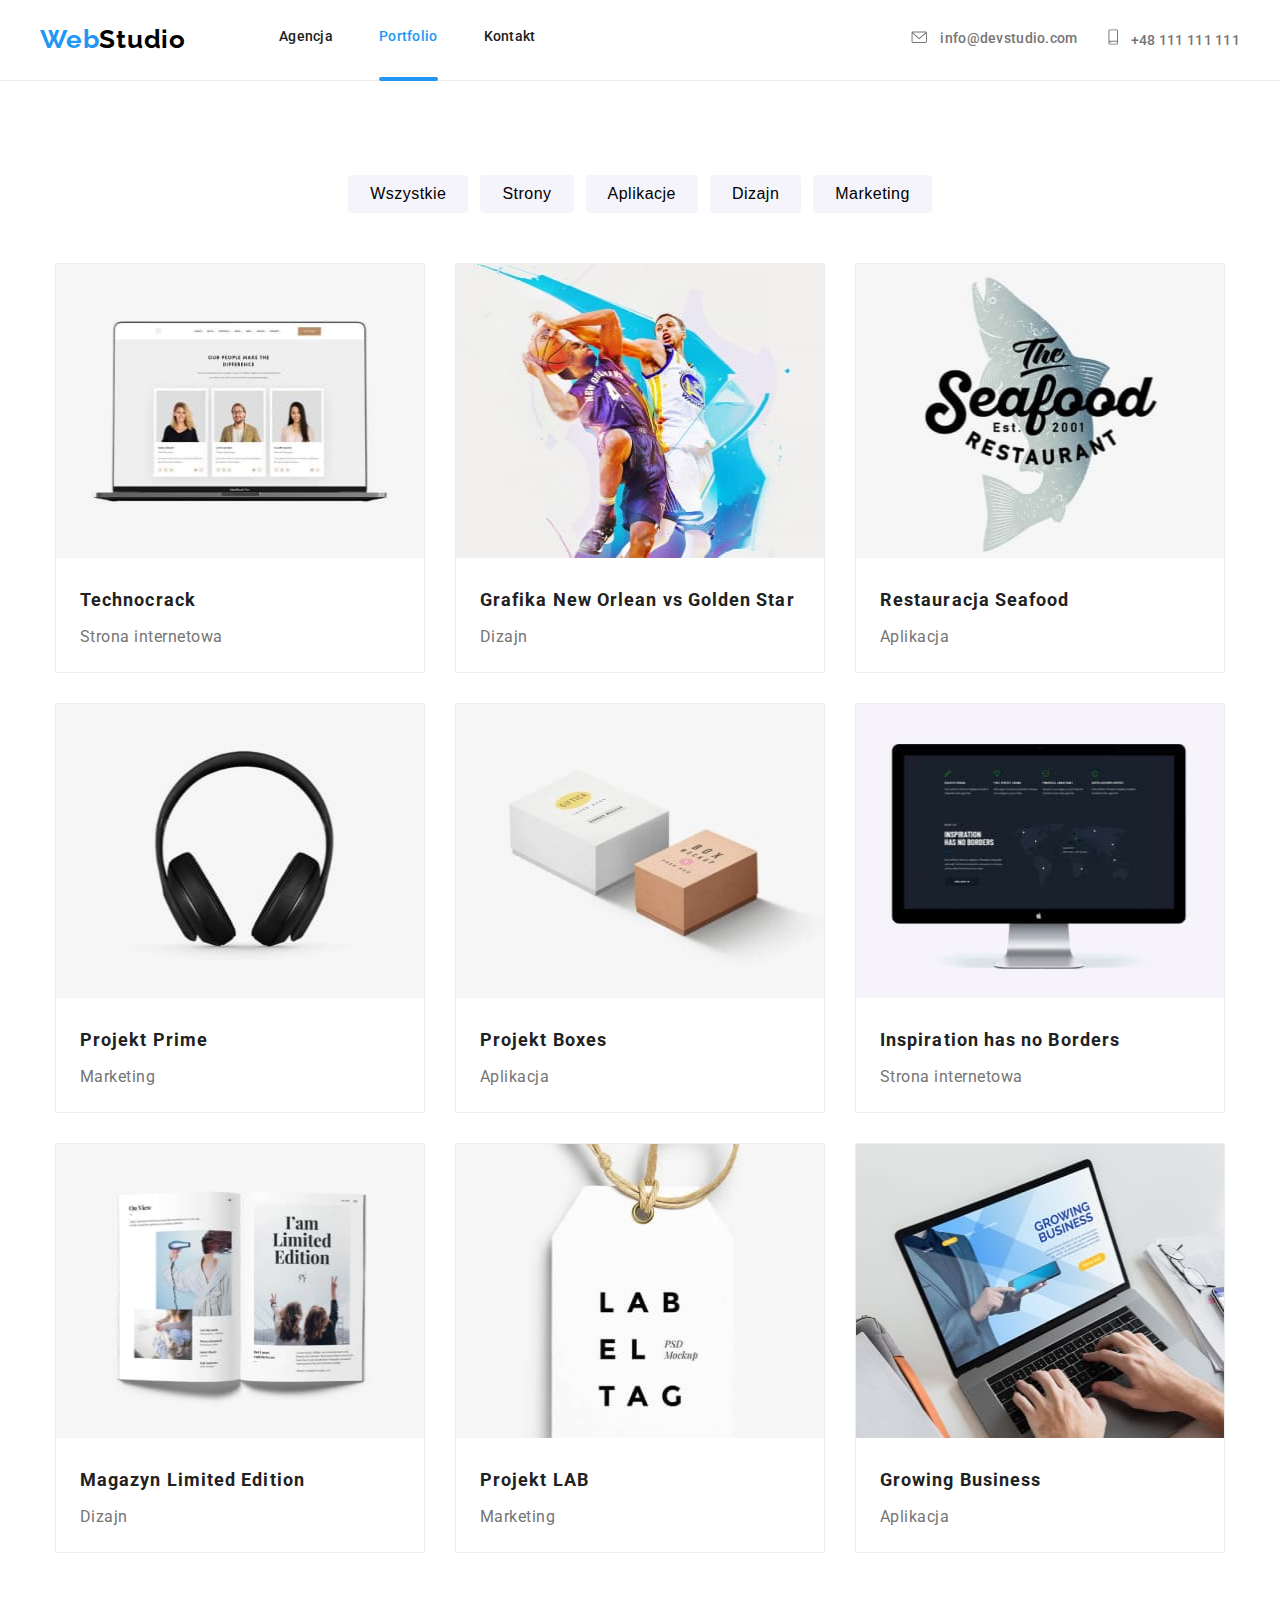
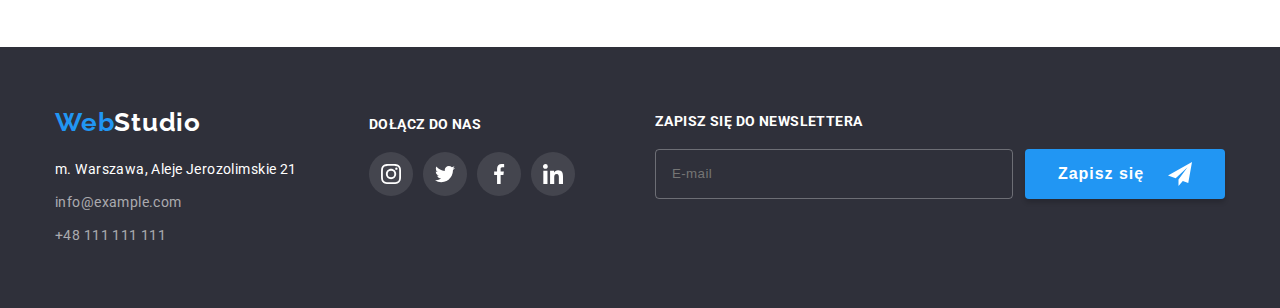
<file: portfolio.html>
<!DOCTYPE html>
<html lang="en">
  <head>
    <meta charset="UTF-8" />
    <meta http-equiv="X-UA-Compatible" content="IE=edge" />
    <meta name="viewport" content="width=device-width, initial-scale=1.0" />
    <title>Hw-3-portfolio</title>
    <link rel="preconnect" href="https://fonts.googleapis.com" />
    <link rel="preconnect" href="https://fonts.gstatic.com" crossorigin />
    <link
      href="https://fonts.googleapis.com/css2?family=Raleway:wght@700&family=Roboto:wght@400;500;700;900&display=swap"
      rel="stylesheet"
    />
    <link
      rel="stylesheet"
      href="https://cdnjs.cloudflare.com/ajax/libs/modern-normalize/1.1.0/modern-normalize.min.css"
      integrity="sha512-wpPYUAdjBVSE4KJnH1VR1HeZfpl1ub8YT/NKx4PuQ5NmX2tKuGu6U/JRp5y+Y8XG2tV+wKQpNHVUX03MfMFn9Q=="
      crossorigin="anonymous"
      referrerpolicy="no-referrer"
    />
    <link rel="stylesheet" href="./css/main.min.css" />
  </head>
  <body>
    <header class="page-header">
      <div class="container page-header__container">
        <div class="logo">
          <a class="link" href="./index.html"
            ><span class="logo__span">Web</span>Studio</a
          >
        </div>
        <nav class="navigation">
          <ul class="navigation__list">
            <li class="navigation__item">
              <a class="navigation__link" href="./index.html">Agencja</a>
            </li>
            <li class="navigation__item">
              <a
                class="navigation__link navigation__link--active"
                href="./portfolio.html"
                >Portfolio</a
              >
            </li>
            <li class="navigation__item">
              <a class="navigation__link" href="">Kontakt</a>
            </li>
          </ul>
        </nav>
        <ul class="nav-contact">
          <li class="nav-contact__item">
            <a class="link" href="mailto:info@devstudio.com">
              <svg class="nav-contact__icon" width="16" height="12">
                <use href="./images/icons.svg#icon-envelope"></use>
              </svg>
              <span>info@devstudio.com</span>
            </a>
          </li>
          <li class="nav-contact__item">
            <a class="link" href="tel:+48111111111">
              <svg class="nav-contact__icon" width="10" height="16">
                <use href="./images/icons.svg#icon-smartphone"></use>
              </svg>
              <span>+48 111 111 111</span>
            </a>
          </li>
        </ul>
      </div>
    </header>
    <main>
      <section class="section container">
        <ul class="filters">
          <li class="filters__item">
            <button class="filters__button" type="button">Wszystkie</button>
          </li>
          <li class="filters__item">
            <button class="filters__button" type="button">Strony</button>
          </li>
          <li class="filters__item">
            <button class="filters__button" type="button">Aplikacje</button>
          </li>
          <li class="filters__item">
            <button class="filters__button" type="button">Dizajn</button>
          </li>
          <li class="filters__item">
            <button class="filters__button" type="button">Marketing</button>
          </li>
        </ul>
        <ul class="portfolio">
          <li class="project">
            <figure>
              <div class="project__image">
                <img
                  class="image"
                  src="./images/portfolio/img(1).jpg"
                  alt="Website displayed on a laptop"
                  width="370"
                  height="294"
                />
                <div class="project__overlay">
                  <p class="project__overlay-text">
                    Technocrack jest popularną platformą wykorzystywaną do
                    rozpowszechniania koronawirusa. Firmy wykorzystują tę
                    platformę do celów szpiegowskich i ataków na
                    niezabezpieczone serwery konkurencji
                  </p>
                </div>
              </div>
              <figcaption class="project__textbox">
                <h3 class="project__name">Technocrack</h3>
                <p class="project__description">Strona internetowa</p>
              </figcaption>
            </figure>
          </li>

          <li class="project">
            <figure>
              <div class="project__image">
                <img
                  class="image"
                  src="./images/portfolio/img(2).jpg"
                  alt="Basketball players"
                  width="370"
                  height="294"
                />
                <div class="project__overlay">
                  <p class="project__overlay-text">
                    Technocrack jest popularną platformą wykorzystywaną do
                    rozpowszechniania koronawirusa. Firmy wykorzystują tę
                    platformę do celów szpiegowskich i ataków na
                    niezabezpieczone serwery konkurencji
                  </p>
                </div>
              </div>
              <figcaption class="project__textbox">
                <h3 class="project__name">Grafika New Orlean vs Golden Star</h3>
                <p class="project__description">Dizajn</p>
              </figcaption>
            </figure>
          </li>

          <li class="project">
            <figure>
              <div class="project__image">
                <img
                  class="image"
                  src="./images/portfolio/img(3).jpg"
                  alt="Restaurant logo"
                  width="370"
                  height="294"
                />
                <div class="project__overlay">
                  <p class="project__overlay-text">
                    Technocrack jest popularną platformą wykorzystywaną do
                    rozpowszechniania koronawirusa. Firmy wykorzystują tę
                    platformę do celów szpiegowskich i ataków na
                    niezabezpieczone serwery konkurencji
                  </p>
                </div>
              </div>
              <figcaption class="project__textbox">
                <h3 class="project__name">Restauracja Seafood</h3>
                <p class="project__description">Aplikacja</p>
              </figcaption>
            </figure>
          </li>

          <li class="project">
            <figure>
              <div class="project__image">
                <img
                  class="image"
                  src="./images/portfolio/img(4).jpg"
                  alt="Headphones"
                  width="370"
                  height="294"
                />
                <div class="project__overlay">
                  <p class="project__overlay-text">
                    Technocrack jest popularną platformą wykorzystywaną do
                    rozpowszechniania koronawirusa. Firmy wykorzystują tę
                    platformę do celów szpiegowskich i ataków na
                    niezabezpieczone serwery konkurencji
                  </p>
                </div>
              </div>
              <figcaption class="project__textbox">
                <h3 class="project__name">Projekt Prime</h3>
                <p class="project__description">Marketing</p>
              </figcaption>
            </figure>
          </li>

          <li class="project">
            <figure>
              <div class="project__image">
                <img
                  class="image"
                  src="./images/portfolio/img(5).jpg"
                  alt="Paper boxes"
                  width="370"
                  height="294"
                />
                <div class="project__overlay">
                  <p class="project__overlay-text">
                    Technocrack jest popularną platformą wykorzystywaną do
                    rozpowszechniania koronawirusa. Firmy wykorzystują tę
                    platformę do celów szpiegowskich i ataków na
                    niezabezpieczone serwery konkurencji
                  </p>
                </div>
              </div>
              <figcaption class="project__textbox">
                <h3 class="project__name">Projekt Boxes</h3>
                <p class="project__description">Aplikacja</p>
              </figcaption>
            </figure>
          </li>

          <li class="project">
            <figure>
              <div class="project__image">
                <img
                  class="image"
                  src="./images/portfolio/img(6).jpg"
                  alt="Monitor screen"
                  width="370"
                  height="294"
                />
                <div class="project__overlay">
                  <p class="project__overlay-text">
                    Technocrack jest popularną platformą wykorzystywaną do
                    rozpowszechniania koronawirusa. Firmy wykorzystują tę
                    platformę do celów szpiegowskich i ataków na
                    niezabezpieczone serwery konkurencji
                  </p>
                </div>
              </div>
              <figcaption class="project__textbox">
                <h3 class="project__name">Inspiration has no Borders</h3>
                <p class="project__description">Strona internetowa</p>
              </figcaption>
            </figure>
          </li>

          <li class="project">
            <figure>
              <div class="project__image">
                <img
                  class="image"
                  src="./images/portfolio/img(7).jpg"
                  alt="Magazine pages"
                  width="370"
                  height="294"
                />
                <div class="project__overlay">
                  <p class="project__overlay-text">
                    Technocrack jest popularną platformą wykorzystywaną do
                    rozpowszechniania koronawirusa. Firmy wykorzystują tę
                    platformę do celów szpiegowskich i ataków na
                    niezabezpieczone serwery konkurencji
                  </p>
                </div>
              </div>
              <figcaption class="project__textbox">
                <h3 class="project__name">Magazyn Limited Edition</h3>
                <p class="project__description">Dizajn</p>
              </figcaption>
            </figure>
          </li>

          <li class="project">
            <figure>
              <div class="project__image">
                <img
                  class="image"
                  src="./images/portfolio/img(8).jpg"
                  alt="Printed label"
                  width="370"
                  height="294"
                />
                <div class="project__overlay">
                  <p class="project__overlay-text">
                    Technocrack jest popularną platformą wykorzystywaną do
                    rozpowszechniania koronawirusa. Firmy wykorzystują tę
                    platformę do celów szpiegowskich i ataków na
                    niezabezpieczone serwery konkurencji
                  </p>
                </div>
              </div>
              <figcaption class="project__textbox">
                <h3 class="project__name">Projekt LAB</h3>
                <p class="project__description">Marketing</p>
              </figcaption>
            </figure>
          </li>

          <li class="project">
            <figure>
              <div class="project__image">
                <img
                  class="image"
                  src="./images/portfolio/img(9).jpg"
                  alt="Close-up image of a person's hands writing on a laptop"
                  width="370"
                  height="294"
                />
                <div class="project__overlay">
                  <p class="project__overlay-text">
                    Technocrack jest popularną platformą wykorzystywaną do
                    rozpowszechniania koronawirusa. Firmy wykorzystują tę
                    platformę do celów szpiegowskich i ataków na
                    niezabezpieczone serwery konkurencji
                  </p>
                </div>
              </div>
              <figcaption class="project__textbox">
                <h3 class="project__name">Growing Business</h3>
                <p class="project__description">Aplikacja</p>
              </figcaption>
            </figure>
          </li>
        </ul>
      </section>
    </main>
    <footer class="footer">
      <div class="container footer__wrapper">
        <div>
          <div class="footer-logo">
            <a class="link" href="./index.html"
              ><span class="footer-logo__span">Web</span>Studio</a
            >
          </div>
          <ul class="footer-contact">
            <li class="footer-contact__item">
              <address class="footer-contact__address">
                m. Warszawa, Aleje Jerozolimskie 21
              </address>
            </li>
            <li class="footer-contact__item">
              <a class="link" href="mailto:info@example.com"
                >info@example.com</a
              >
            </li>
            <li class="footer-contact__item">
              <a class="link" href="tel:+48111111111">+48 111 111 111</a>
            </li>
          </ul>
        </div>
        <div class="social">
          <h4 class="social__headline">Dołącz do nas</h4>
          <ul class="social__list">
            <li class="social__element">
              <a class="social__link" href="https://www.instagram.com/">
                <svg class="social__icon">
                  <use href="./images/icons.svg#icon-instagram"></use>
                </svg>
              </a>
            </li>
            <li class="social__element">
              <a class="social__link" href="https://twitter.com/">
                <svg class="social__icon">
                  <use href="./images/icons.svg#icon-twitter"></use>
                </svg>
              </a>
            </li>
            <li class="social__element">
              <a class="social__link" href="https://www.facebook.com/">
                <svg class="social__icon">
                  <use href="./images/icons.svg#icon-facebook"></use>
                </svg>
              </a>
            </li>
            <li class="social__element">
              <a class="social__link" href="https://www.linkedin.com/">
                <svg class="social__icon">
                  <use href="./images/icons.svg#icon-linkedin"></use>
                </svg>
              </a>
            </li>
          </ul>
        </div>
        <form
          class="newsletter"
          name="signup_form"
          autocomplete="on"
          novalidate
        >
          <label for="newsletter" class="newsletter__headline"
            >Zapisz się do newslettera</label
          >
          <div class="newsletter__wrapper">
            <input
              id="newsletter"
              class="newsletter__input"
              placeholder="E-mail"
              type="email"
              name="email"
            />
            <button type="submit" class="newsletter__button">
              <span>Zapisz się</span>
              <svg class="newsletter__button-icon" width="24px" height="24px">
                <use href="./images/icons.svg#icon-send"></use>
              </svg>
            </button>
          </div>
        </form>
      </div>
    </footer>
  </body>
</html>
</file>
<file: css/main.min.css>
@import"https://fonts.googleapis.com/css2?family=Raleway:wght@700&family=Roboto:wght@400;500;700;900&display=swap";:root{--main-font-family: "Roboto", sans-serif;--primary-color: #212121;--secondary-color: #757575;--dark-background-color: #2f303a;--grey-backgroud-color: #f5f4fa;--active-color: #2196f3;--icons-color: #afb1b8}.our-assets{display:-webkit-box;display:-ms-flexbox;display:flex;-ms-flex-wrap:wrap;flex-wrap:wrap;gap:30px}.asset{list-style:none;-webkit-box-flex:1;-ms-flex:1;flex:1;-ms-flex-preferred-size:calc((100% - 0px)/1);flex-basis:calc((100% - 0px)/1)}@media screen and (min-width: 768px){.asset{-ms-flex-preferred-size:calc((100% - 30px)/2);flex-basis:calc((100% - 30px)/2)}}@media screen and (min-width: 1200px){.asset{-ms-flex-preferred-size:calc((100% - 90px)/4);flex-basis:calc((100% - 90px)/4)}}.asset__icon-wrapper{background-color:var(--grey-backgroud-color);border-radius:4px;max-height:120px;padding:25px 100px;display:-webkit-box;display:-ms-flexbox;display:flex;-webkit-box-pack:center;-ms-flex-pack:center;justify-content:center}@media screen and (min-width: 1200px){.asset__icon-wrapper{max-width:270px}}.asset__name{font-weight:700;font-size:14px;line-height:1.14;letter-spacing:.03em;margin-top:30px;text-align:center}@media screen and (min-width: 768px){.asset__name{text-align:left}}.asset__description{font-size:14px;line-height:1.71;letter-spacing:.03em;color:var(--secondary-color);margin-top:10px;text-align:left}.gallery{list-style:none;display:-webkit-box;display:-ms-flexbox;display:flex;-webkit-box-pack:justify;-ms-flex-pack:justify;justify-content:space-between;-ms-flex-wrap:wrap;flex-wrap:wrap}.gallery__element{position:relative;overflow:hidden}.gallery__label{position:absolute;left:0;right:0;bottom:0;padding:27px 90px;font-weight:700;font-size:14px;line-height:1.14;color:#fff;background-color:rgba(47,48,58,.8);text-transform:uppercase;text-align:center;letter-spacing:.03em}.hero{display:-webkit-box;display:-ms-flexbox;display:flex;-webkit-box-align:center;-ms-flex-align:center;align-items:center;background-color:var(--dark-background-color);background-image:-webkit-gradient(linear, left top, left bottom, from(rgba(47, 48, 58, 0.4)), color-stop(50%, rgba(47, 48, 58, 0.4))),url(https://github.com/SandraKoch/goit-markup-hw-08/blob/main/images/mobile-hero-img-1x.jpg?raw=true);background-image:linear-gradient(to bottom, rgba(47, 48, 58, 0.4) 0%, rgba(47, 48, 58, 0.4) 50%),url(https://github.com/SandraKoch/goit-markup-hw-08/blob/main/images/mobile-hero-img-1x.jpg?raw=true);min-height:400px;background-size:cover;background-position-x:50%;margin:auto}@media(min-device-pixel-ratio: 2),(-webkit-min-device-pixel-ratio: 2),(min-resolution: 192dpi),(min-resolution: 2dppx){.hero{background-image:-webkit-gradient(linear, left top, left bottom, from(rgba(47, 48, 58, 0.4)), color-stop(50%, rgba(47, 48, 58, 0.4))),url(https://github.com/SandraKoch/goit-markup-hw-08/blob/main/images/mobile-hero-img-2x.jpg?raw=true);background-image:linear-gradient(to bottom, rgba(47, 48, 58, 0.4) 0%, rgba(47, 48, 58, 0.4) 50%),url(https://github.com/SandraKoch/goit-markup-hw-08/blob/main/images/mobile-hero-img-2x.jpg?raw=true)}}@media screen and (min-width: 768px){.hero{background-image:-webkit-gradient(linear, left top, left bottom, from(rgba(47, 48, 58, 0.4)), color-stop(50%, rgba(47, 48, 58, 0.4))),url(https://github.com/SandraKoch/goit-markup-hw-08/blob/main/images/tablet-hero-img-1x.jpg?raw=true);background-image:linear-gradient(to bottom, rgba(47, 48, 58, 0.4) 0%, rgba(47, 48, 58, 0.4) 50%),url(https://github.com/SandraKoch/goit-markup-hw-08/blob/main/images/tablet-hero-img-1x.jpg?raw=true)}}@media screen and (min-width: 768px)and (min-device-pixel-ratio: 2),screen and (min-width: 768px)and (-webkit-min-device-pixel-ratio: 2),screen and (min-width: 768px)and (min-resolution: 192dpi),screen and (min-width: 768px)and (min-resolution: 2dppx){.hero{background-image:-webkit-gradient(linear, left top, left bottom, from(rgba(47, 48, 58, 0.4)), color-stop(50%, rgba(47, 48, 58, 0.4))),url(https://github.com/SandraKoch/goit-markup-hw-08/blob/main/images/tablet-hero-img-2x.jpg?raw=true);background-image:linear-gradient(to bottom, rgba(47, 48, 58, 0.4) 0%, rgba(47, 48, 58, 0.4) 50%),url(https://github.com/SandraKoch/goit-markup-hw-08/blob/main/images/tablet-hero-img-2x.jpg?raw=true)}}@media screen and (min-width: 1200px){.hero{background-image:-webkit-gradient(linear, left top, left bottom, from(rgba(47, 48, 58, 0.4)), color-stop(50%, rgba(47, 48, 58, 0.4))),url(https://github.com/SandraKoch/goit-markup-hw-08/blob/main/images/desktop-hero-img-1x.jpg?raw=true);background-image:linear-gradient(to bottom, rgba(47, 48, 58, 0.4) 0%, rgba(47, 48, 58, 0.4) 50%),url(https://github.com/SandraKoch/goit-markup-hw-08/blob/main/images/desktop-hero-img-1x.jpg?raw=true);max-width:1600px;max-height:600px}}@media screen and (min-width: 1200px)and (min-device-pixel-ratio: 2),screen and (min-width: 1200px)and (-webkit-min-device-pixel-ratio: 2),screen and (min-width: 1200px)and (min-resolution: 192dpi),screen and (min-width: 1200px)and (min-resolution: 2dppx){.hero{background-image:-webkit-gradient(linear, left top, left bottom, from(rgba(47, 48, 58, 0.4)), color-stop(50%, rgba(47, 48, 58, 0.4))),url(https://github.com/SandraKoch/goit-markup-hw-08/blob/main/images/desktop-hero-img-2x.jpg?raw=true);background-image:linear-gradient(to bottom, rgba(47, 48, 58, 0.4) 0%, rgba(47, 48, 58, 0.4) 50%),url(https://github.com/SandraKoch/goit-markup-hw-08/blob/main/images/desktop-hero-img-2x.jpg?raw=true)}}.hero__container{display:-webkit-box;display:-ms-flexbox;display:flex;-webkit-box-orient:vertical;-webkit-box-direction:normal;-ms-flex-direction:column;flex-direction:column;-webkit-box-align:center;-ms-flex-align:center;align-items:center}.hero__headline{font-size:26px;line-height:1.62;text-transform:uppercase;text-align:center;letter-spacing:.06em;color:#fff;font-weight:900;padding-top:10px;margin-bottom:30px}@media screen and (min-width: 1200px){.hero__headline{font-size:44px;line-height:1.36;padding-top:106px}}.hero__button{background:#2196f3;font-weight:700;font-size:16px;line-height:1.875;letter-spacing:.06em;color:#fff;cursor:pointer;border:none;-webkit-box-shadow:0px 4px 4px rgba(0,0,0,.15);box-shadow:0px 4px 4px rgba(0,0,0,.15);border-radius:4px;padding:10px 41px 10px 42px}@media screen and (min-width: 1200px){.hero__button{margin-bottom:106px}}.our-clients__headline{font-weight:700;font-size:28px;line-height:1.18;text-align:center;letter-spacing:.03em;padding-bottom:50px}@media screen and (min-width: 1200px){.our-clients__headline{font-size:36px;line-height:1.17}}.our-clients__list{list-style-type:none;display:-webkit-box;display:-ms-flexbox;display:flex;-webkit-box-align:center;-ms-flex-align:center;align-items:center;-ms-flex-wrap:wrap;flex-wrap:wrap;gap:30px}@media screen and (min-width: 1200px){.our-clients__list{-ms-flex-wrap:nowrap;flex-wrap:nowrap}}.our-clients__icon-wrapper{display:-webkit-box;display:-ms-flexbox;display:flex;-webkit-box-align:center;-ms-flex-align:center;align-items:center;-webkit-box-pack:center;-ms-flex-pack:center;justify-content:center;-ms-flex-preferred-size:calc((100% - 30px)/2);flex-basis:calc((100% - 30px)/2)}@media screen and (min-width: 320px)and (max-width: 420px){.our-clients__icon-wrapper{-ms-flex-preferred-size:calc((100% - 0px)/1);flex-basis:calc((100% - 0px)/1)}}@media screen and (min-width: 768px){.our-clients__icon-wrapper{-ms-flex-preferred-size:calc((100% - 60px)/3);flex-basis:calc((100% - 60px)/3)}}@media screen and (min-width: 1200px){.our-clients__icon-wrapper{-ms-flex-preferred-size:calc((100% - 150px)/6);flex-basis:calc((100% - 150px)/6)}}.our-clients__link{height:92px;padding:16px 32px;fill:var(--icons-color);border:1px solid var(--icons-color);border-radius:4px;width:100%;display:-webkit-box;display:-ms-flexbox;display:flex;-webkit-box-align:center;-ms-flex-align:center;align-items:center;-webkit-box-pack:center;-ms-flex-pack:center;justify-content:center}.our-clients__link:hover,.our-clients__link:focus,.our-clients__link:active{border-color:var(--active-color);fill:var(--active-color);-webkit-transition:border-color 250ms cubic-bezier(0.4, 0, 0.2, 1),fill 250ms cubic-bezier(0.4, 0, 0.2, 1);transition:border-color 250ms cubic-bezier(0.4, 0, 0.2, 1),fill 250ms cubic-bezier(0.4, 0, 0.2, 1)}.our-team{background-color:var(--grey-backgroud-color)}.our-team__headline{font-weight:700;font-size:28px;line-height:1.18;text-align:center;letter-spacing:.03em;padding-bottom:50px}@media screen and (min-width: 1200px){.our-team__headline{font-size:36px;line-height:1.17}}.services{display:none}@media screen and (min-width: 1200px){.services{display:block;padding-top:94px}.services__headline{font-weight:700;font-size:36px;line-height:1.17;text-align:center;letter-spacing:.03em;padding-bottom:50px}}.social-links{display:-webkit-box;display:-ms-flexbox;display:flex;-ms-flex-pack:distribute;justify-content:space-around;-webkit-box-align:baseline;-ms-flex-align:baseline;align-items:baseline;list-style-type:none;margin-top:16px}.social-links__element{display:-webkit-box;display:-ms-flexbox;display:flex;-webkit-box-align:center;-ms-flex-align:center;align-items:center}.social-links__link{fill:var(--icons-color);border-radius:50%;padding:12px}.social-links__link:hover,.social-links__link:active,.social-links__link:focus{fill:#fff;background-color:var(--active-color);-webkit-transition:background-color 250ms cubic-bezier(0.4, 0, 0.2, 1);transition:background-color 250ms cubic-bezier(0.4, 0, 0.2, 1)}.social-links__icon{width:20px;height:20px;display:block}.team-cards{list-style:none;display:-webkit-box;display:-ms-flexbox;display:flex;-ms-flex-wrap:wrap;flex-wrap:wrap;gap:30px;-webkit-box-pack:center;-ms-flex-pack:center;justify-content:center}@media screen and (min-width: 1200px){.team-cards{-webkit-box-pack:justify;-ms-flex-pack:justify;justify-content:space-between;-ms-flex-wrap:nowrap;flex-wrap:nowrap}}.card{-webkit-box-shadow:0px 1px 3px rgba(0,0,0,.12),0px 1px 1px rgba(0,0,0,.14),0px 2px 1px rgba(0,0,0,.2);box-shadow:0px 1px 3px rgba(0,0,0,.12),0px 1px 1px rgba(0,0,0,.14),0px 2px 1px rgba(0,0,0,.2);border-radius:0px 0px 4px 4px;-ms-flex-preferred-size:calc((100% - 0px)/1);flex-basis:calc((100% - 0px)/1)}@media screen and (min-width: 768px){.card{-ms-flex-preferred-size:calc((100% - 30px)/2);flex-basis:calc((100% - 30px)/2)}}@media screen and (min-width: 1200px){.card{-ms-flex-preferred-size:calc((100% - 90px)/4);flex-basis:calc((100% - 90px)/4)}}.card__description{padding:30px 32px;background-color:#fff;border-radius:0px 0px 4px 4px}.card__name{font-weight:500;font-size:16px;line-height:1.19;text-align:center;letter-spacing:.03em}.card__job{font-weight:400;font-size:16px;line-height:1.19;text-align:center;letter-spacing:.03em;color:var(--secondary-color);padding-top:10px}.is-hidden{pointer-events:none;visibility:hidden;opacity:0}.is-hidden .modal{-webkit-transform:scale(1.15);transform:scale(1.15)}.modal-overlay{position:fixed;top:0;display:-webkit-box;display:-ms-flexbox;display:flex;-webkit-box-align:center;-ms-flex-align:center;align-items:center;-webkit-box-pack:center;-ms-flex-pack:center;justify-content:center;width:100%;height:100%;background-color:rgba(0,0,0,.2);z-index:9999;-webkit-transition:opacity 250ms cubic-bezier(0.4, 0, 0.2, 1);transition:opacity 250ms cubic-bezier(0.4, 0, 0.2, 1)}.modal{display:-webkit-box;display:-ms-flexbox;display:flex;max-width:450px;width:100%;height:auto;background-color:#fff;border-radius:4px;-webkit-box-shadow:0px 1px 3px rgba(0,0,0,.12),0px 1px 1px rgba(0,0,0,.14),0px 2px 1px rgba(0,0,0,.2);box-shadow:0px 1px 3px rgba(0,0,0,.12),0px 1px 1px rgba(0,0,0,.14),0px 2px 1px rgba(0,0,0,.2);-webkit-box-pack:right;-ms-flex-pack:right;justify-content:right;-webkit-box-align:start;-ms-flex-align:start;align-items:flex-start;-webkit-box-orient:vertical;-webkit-box-direction:normal;-ms-flex-direction:column;flex-direction:column;-webkit-transition:-webkit-transform 1000ms cubic-bezier(0.4, 0, 0.2, 1);transition:-webkit-transform 1000ms cubic-bezier(0.4, 0, 0.2, 1);transition:transform 1000ms cubic-bezier(0.4, 0, 0.2, 1);transition:transform 1000ms cubic-bezier(0.4, 0, 0.2, 1), -webkit-transform 1000ms cubic-bezier(0.4, 0, 0.2, 1);position:relative;padding:40px;margin:15px}@media screen and (min-width: 768px){.modal{max-width:450px;height:auto}}@media screen and (min-width: 1200px){.modal{max-width:528px;height:auto}}.modal__closing-button{display:-webkit-box;display:-ms-flexbox;display:flex;-webkit-box-align:center;-ms-flex-align:center;align-items:center;-webkit-box-pack:center;-ms-flex-pack:center;justify-content:center;fill:#000;border-radius:50%;background:#fff;border:1px solid rgba(0,0,0,.1);width:30px;height:30px;margin:10px;cursor:pointer;position:absolute;top:0;right:0}.modal__header{font-weight:700;font-size:20px;line-height:1.5;text-align:center;width:100%;letter-spacing:.03em;color:var(--primary-color);display:block;margin-bottom:12px}@media screen and (min-width: 1200px){.modal__header{line-height:1.15}}.contact-form{max-width:528px;width:100%;display:-webkit-box;display:-ms-flexbox;display:flex;-webkit-box-orient:vertical;-webkit-box-direction:normal;-ms-flex-direction:column;flex-direction:column}.contact-form__row{list-style-type:none;position:relative}.contact-form__row:hover,.contact-form__row:focus,.contact-form__row:active{fill:var(--active-color);-webkit-transition:fill 250ms cubic-bezier(0.4, 0, 0.2, 1);transition:fill 250ms cubic-bezier(0.4, 0, 0.2, 1)}.contact-form__row+.contact-form__row{margin-top:10px}.contact-form__label{font-weight:400;font-size:12px;line-height:14px;letter-spacing:.01em;color:var(--secondary-color)}.contact-form__input{display:block;border:1px solid rgba(33,33,33,.2);border-radius:4px;width:100%;height:40px;padding-left:40px;outline:none}.contact-form__input:hover,.contact-form__input:focus,.contact-form__input:active{border:1px solid var(--active-color);-webkit-transition:border 250ms cubic-bezier(0.4, 0, 0.2, 1);transition:border 250ms cubic-bezier(0.4, 0, 0.2, 1)}.contact-form__textarea-input{display:block;border:1px solid rgba(33,33,33,.2);border-radius:4px;width:100%;font-weight:400;font-size:12px;line-height:14px;letter-spacing:.01em;color:rgba(117,117,117,.5);padding:12px 16px;resize:none;outline:none}.contact-form__textarea-input:hover,.contact-form__textarea-input:focus,.contact-form__textarea-input:active{border:1px solid var(--active-color);-webkit-transition:border 250ms cubic-bezier(0.4, 0, 0.2, 1);transition:border 250ms cubic-bezier(0.4, 0, 0.2, 1)}.contact-form__icon{margin:11px 12px;position:absolute;top:20px}.contact-form__checkbox-container{padding-top:20px;padding-bottom:30px;display:-webkit-box;display:-ms-flexbox;display:flex;-webkit-box-pack:center;-ms-flex-pack:center;justify-content:center}.contact-form__checkbox-input{-webkit-appearance:none;-moz-appearance:none;appearance:none;cursor:pointer}.contact-form__checkbox-input:checked+.contact-form__checkbox-label::before{background-image:url("data:image/svg+xml;charset=utf8,%3Csvg xmlns='http://www.w3.org/2000/svg' width='16' height='15' fill='none'%3E%3Crect width='16' height='15' fill='%232196F3' rx='2'/%3E%3Cpath fill='%23fff' stroke='%23fff' stroke-width='.2' d='m3.957 7.752-.069-.066-.069.065-.888.842-.076.072.076.073 3.496 3.334.069.066.069-.066 7.504-7.158.076-.073-.076-.072-.882-.841-.069-.066-.069.066-6.553 6.246-2.539-2.422Z'/%3E%3C/svg%3E");background-position:center;border:none}.contact-form__checkbox-label{font-weight:400;font-size:12px;line-height:1.17;color:var(--secondary-color);position:relative;width:100%;display:-webkit-box;display:-ms-flexbox;display:flex;-webkit-box-pack:center;-ms-flex-pack:center;justify-content:center;-webkit-box-align:center;-ms-flex-align:center;align-items:center;cursor:pointer;-ms-flex-wrap:wrap;flex-wrap:wrap}@media screen and (min-width: 768px){.contact-form__checkbox-label{letter-spacing:.03em;-ms-flex-wrap:nowrap;flex-wrap:nowrap}}@media screen and (min-width: 1200px){.contact-form__checkbox-label{font-size:14px;line-height:2}}.contact-form__checkbox-label::before{background-image:url("data:image/svg+xml;charset=utf8,%3Csvg xmlns='http://www.w3.org/2000/svg' width='16' height='15' fill='none'%3E%3Cpath fill='%23212121' d='M14.222 1.667v11.666H1.778V1.667h12.444Zm0-1.667H1.778C.8 0 0 .75 0 1.667v11.666C0 14.25.8 15 1.778 15h12.444C15.2 15 16 14.25 16 13.333V1.667C16 .75 15.2 0 14.222 0Z'/%3E%3C/svg%3E");display:block;content:"";width:16px;height:15px;margin-right:5px}.contact-form__checkbox-link{color:var(--active-color)}.contact-form__submit-button{border-style:none;width:200px;height:50px;background:#2196f3;-webkit-box-shadow:0px 4px 4px rgba(0,0,0,.15);box-shadow:0px 4px 4px rgba(0,0,0,.15);border-radius:4px;color:#fff;margin:0 auto;cursor:pointer}.filters{list-style:none;display:-webkit-box;display:-ms-flexbox;display:flex;-webkit-box-pack:center;-ms-flex-pack:center;justify-content:center}.filters__item:not(:last-child){margin-right:12px}.filters__button{cursor:pointer;font-weight:500;font-size:16px;line-height:1.625;text-align:center;letter-spacing:.03em;border:none;background:#f5f4fa;border-radius:4px;padding:6px 22px}.filters__button:active,.filters__button:hover,.filters__button:focus{color:#fff;background-color:var(--active-color);-webkit-box-shadow:0px 3px 1px rgba(0,0,0,.1),0px 1px 2px rgba(0,0,0,.08),0px 2px 2px rgba(0,0,0,.12);box-shadow:0px 3px 1px rgba(0,0,0,.1),0px 1px 2px rgba(0,0,0,.08),0px 2px 2px rgba(0,0,0,.12);border-radius:4px;-webkit-transition:background-color 250ms cubic-bezier(0.4, 0, 0.2, 1),color 250ms cubic-bezier(0.4, 0, 0.2, 1),-webkit-box-shadow 250ms cubic-bezier(0.4, 0, 0.2, 1);transition:background-color 250ms cubic-bezier(0.4, 0, 0.2, 1),color 250ms cubic-bezier(0.4, 0, 0.2, 1),-webkit-box-shadow 250ms cubic-bezier(0.4, 0, 0.2, 1);transition:background-color 250ms cubic-bezier(0.4, 0, 0.2, 1),box-shadow 250ms cubic-bezier(0.4, 0, 0.2, 1),color 250ms cubic-bezier(0.4, 0, 0.2, 1);transition:background-color 250ms cubic-bezier(0.4, 0, 0.2, 1),box-shadow 250ms cubic-bezier(0.4, 0, 0.2, 1),color 250ms cubic-bezier(0.4, 0, 0.2, 1),-webkit-box-shadow 250ms cubic-bezier(0.4, 0, 0.2, 1)}.portfolio{margin-top:50px;display:-webkit-box;display:-ms-flexbox;display:flex;-ms-flex-wrap:wrap;flex-wrap:wrap;gap:30px}.project{list-style:none;border:1px solid #eee;-ms-flex-preferred-size:calc((100% - 60px)/3);flex-basis:calc((100% - 60px)/3);-webkit-margin-before:0;margin-block-start:0;cursor:pointer}.project:hover,.project:active,.project:focus{-webkit-box-shadow:0px 1px 1px rgba(0,0,0,.12),0px 4px 4px rgba(0,0,0,.06),1px 4px 6px rgba(0,0,0,.16);box-shadow:0px 1px 1px rgba(0,0,0,.12),0px 4px 4px rgba(0,0,0,.06),1px 4px 6px rgba(0,0,0,.16);-webkit-transition:-webkit-box-shadow 250ms cubic-bezier(0.4, 0, 0.2, 1);transition:-webkit-box-shadow 250ms cubic-bezier(0.4, 0, 0.2, 1);transition:box-shadow 250ms cubic-bezier(0.4, 0, 0.2, 1);transition:box-shadow 250ms cubic-bezier(0.4, 0, 0.2, 1), -webkit-box-shadow 250ms cubic-bezier(0.4, 0, 0.2, 1)}.project__image{position:relative;overflow:hidden}.project__overlay{position:absolute;top:0;left:0;bottom:0;width:100%;height:auto;padding:49px 45px 49px 24px;background:rgba(33,150,243,.9);-webkit-transform:translateY(100%);transform:translateY(100%);-webkit-transition:-webkit-transform 250ms cubic-bezier(0.4, 0, 0.2, 1);transition:-webkit-transform 250ms cubic-bezier(0.4, 0, 0.2, 1);transition:transform 250ms cubic-bezier(0.4, 0, 0.2, 1);transition:transform 250ms cubic-bezier(0.4, 0, 0.2, 1), -webkit-transform 250ms cubic-bezier(0.4, 0, 0.2, 1)}.project:hover .project__overlay{-webkit-transform:translateY(0);transform:translateY(0)}.project__overlay-text{font-weight:400;font-size:18px;line-height:1.56;letter-spacing:.03em;color:#fff}.project__textbox{padding:20px 24px;z-index:2}.project__name{font-weight:700;font-size:18px;line-height:2;letter-spacing:.06em;padding-bottom:4px}.project__description{color:var(--secondary-color);font-weight:400;font-size:16px;line-height:1.875;letter-spacing:.03em}.footer-contact{display:-webkit-box;display:-ms-flexbox;display:flex;-webkit-box-orient:vertical;-webkit-box-direction:normal;-ms-flex-direction:column;flex-direction:column;-webkit-box-align:center;-ms-flex-align:center;align-items:center}@media screen and (min-width: 1200px){.footer-contact{-webkit-box-align:normal;-ms-flex-align:normal;align-items:normal}}.footer-contact__item{color:rgba(255,255,255,.6);font-size:14px;line-height:1.71;letter-spacing:.03em;font-style:normal;list-style:none}.footer-contact__item+.footer-contact__item{margin-top:9px}.footer-contact__address{color:#fff;font-style:normal}.footer-logo{color:#fff;font-family:"Raleway",sans-serif;font-weight:700;font-size:26px;line-height:1.19;letter-spacing:.03em;padding-bottom:20px;display:-webkit-box;display:-ms-flexbox;display:flex;-webkit-box-pack:center;-ms-flex-pack:center;justify-content:center}@media screen and (min-width: 1200px){.footer-logo{-webkit-box-pack:start;-ms-flex-pack:start;justify-content:flex-start}}.footer-logo__span{color:#2196f3}.footer{background-color:var(--dark-background-color)}.footer__wrapper{display:-webkit-box;display:-ms-flexbox;display:flex;-ms-flex-wrap:wrap;flex-wrap:wrap;padding:60px 15px;-webkit-box-align:center;-ms-flex-align:center;align-items:center;-webkit-box-pack:center;-ms-flex-pack:center;justify-content:center}@media screen and (min-width: 768px){.footer__wrapper{-ms-flex-pack:distribute;justify-content:space-around}}@media screen and (min-width: 1200px){.footer__wrapper{-webkit-box-pack:justify;-ms-flex-pack:justify;justify-content:space-between}}.logo{color:#000;font-family:"Raleway",sans-serif;font-weight:700;font-size:24px;line-height:1.17;letter-spacing:.03em}@media screen and (min-width: 768px){.logo{margin-right:83px}}@media screen and (min-width: 1200px){.logo{font-size:26px;line-height:1.19;margin-right:93px}}.logo__span{color:var(--active-color)}.nav-contact{display:none}@media(min-width: 768px){.nav-contact{display:-webkit-box;display:-ms-flexbox;display:flex;font-weight:500;font-size:12px;line-height:1.17;letter-spacing:.02em;color:var(--secondary-color);margin-left:auto;-webkit-box-orient:vertical;-webkit-box-direction:normal;-ms-flex-direction:column;flex-direction:column}}@media(min-width: 1200px){.nav-contact{font-size:14px;line-height:1.14;-webkit-box-orient:horizontal;-webkit-box-direction:normal;-ms-flex-direction:row;flex-direction:row;-webkit-box-align:center;-ms-flex-align:center;align-items:center}}.nav-contact__item{display:-webkit-box;display:-ms-flexbox;display:flex;list-style:none;margin-left:30px;padding-right:0;-webkit-transition-property:color,fill;transition-property:color,fill}.nav-contact__item:focus *,.nav-contact__item:hover *,.nav-contact__item:active *{color:var(--active-color);fill:var(--active-color);-webkit-transition:color 250ms cubic-bezier(0.4, 0, 0.2, 1);transition:color 250ms cubic-bezier(0.4, 0, 0.2, 1);-webkit-transition:fill 250ms cubic-bezier(0.4, 0, 0.2, 1);transition:fill 250ms cubic-bezier(0.4, 0, 0.2, 1)}.nav-contact__item__link{display:-webkit-box;display:-ms-flexbox;display:flex;-webkit-box-align:center;-ms-flex-align:center;align-items:center}.nav-contact__icon{fill:var(--secondary-color);margin-right:10px}.navigation{display:none;font-weight:500;font-size:14px;line-height:1.14;letter-spacing:.02em}@media(min-width: 768px){.navigation{display:block}}.navigation__list{display:-webkit-box;display:-ms-flexbox;display:flex;-webkit-box-pack:justify;-ms-flex-pack:justify;justify-content:space-between;padding:0}.navigation__link{text-decoration:none;color:inherit}.navigation__link--active{color:var(--active-color)}.navigation__link--active:after{content:"";border-bottom:4px solid var(--active-color);display:-webkit-box;display:-ms-flexbox;display:flex;border-radius:3px;position:relative;top:29px}@media screen and (min-width: 1200px){.navigation__link--active:after{top:32px}}.navigation__item{list-style:none;position:relative;margin-right:46px}.navigation__item:hover,.navigation__item:focus,.navigation__item:active{color:var(--active-color);-webkit-transition:color 250ms cubic-bezier(0.4, 0, 0.2, 1);transition:color 250ms cubic-bezier(0.4, 0, 0.2, 1)}.newsletter{margin-top:60px;display:-webkit-box;display:-ms-flexbox;display:flex;-webkit-box-orient:vertical;-webkit-box-direction:normal;-ms-flex-direction:column;flex-direction:column;-webkit-box-align:center;-ms-flex-align:center;align-items:center}@media screen and (min-width: 1200px){.newsletter{margin-top:0;margin-left:78px;-webkit-box-align:normal;-ms-flex-align:normal;align-items:normal}}.newsletter__wrapper{display:-webkit-box;display:-ms-flexbox;display:flex;-webkit-box-align:center;-ms-flex-align:center;align-items:center;-webkit-box-pack:center;-ms-flex-pack:center;justify-content:center;-webkit-box-orient:vertical;-webkit-box-direction:normal;-ms-flex-direction:column;flex-direction:column}@media screen and (min-width: 1200px){.newsletter__wrapper{-webkit-box-orient:horizontal;-webkit-box-direction:normal;-ms-flex-direction:row;flex-direction:row;margin-bottom:43px}}.newsletter__headline{font-weight:700;font-size:14px;line-height:16px;letter-spacing:.03em;color:#fff;text-transform:uppercase;margin-bottom:20px}.newsletter__input{width:358px;height:50px;border:1px solid rgba(255,255,255,.3);background-color:inherit;border-radius:4px;padding:15px 16px;letter-spacing:.03em;color:rgba(255,255,255,.6)}@media screen and (min-width: 768px){.newsletter__input{width:450px}}@media screen and (min-width: 1200px){.newsletter__input{width:358px}}.newsletter__button{width:200px;height:50px;background:#2196f3;-webkit-box-shadow:0px 4px 4px rgba(0,0,0,.15);box-shadow:0px 4px 4px rgba(0,0,0,.15);border-radius:4px;border-style:none;font-weight:700;font-size:16px;line-height:1.88;letter-spacing:.06em;color:#fff;margin-top:20px;cursor:pointer;display:-webkit-box;display:-ms-flexbox;display:flex;-webkit-box-pack:center;-ms-flex-pack:center;justify-content:center;-webkit-box-align:center;-ms-flex-align:center;align-items:center}@media screen and (min-width: 1200px){.newsletter__button{margin-left:12px;margin-top:0}}.newsletter__button-icon{fill:#fff;margin-left:24px}.page-header{border-bottom:1px solid #ececec;padding:16px 15px}@media screen and (min-width: 768px){.page-header{padding:21px 15px}}@media screen and (min-width: 1200px){.page-header{padding:24px 15px 25px}}.page-header__container{display:-webkit-box;display:-ms-flexbox;display:flex;-webkit-box-align:center;-ms-flex-align:center;align-items:center;-webkit-box-pack:center;-ms-flex-pack:center;justify-content:center;align-items:center;-webkit-box-pack:justify;-ms-flex-pack:justify;justify-content:space-between}.section,.hero{padding:60px 15px}@media screen and (min-width: 768px){.section,.hero{padding:60px 15px}}@media screen and (min-width: 1200px){.section,.hero{padding:94px 15px}}.container{width:100%;max-width:1200px;margin:0 auto}.social{display:-webkit-box;display:-ms-flexbox;display:flex;-webkit-box-orient:vertical;-webkit-box-direction:normal;-ms-flex-direction:column;flex-direction:column;-webkit-box-align:center;-ms-flex-align:center;align-items:center;margin-top:60px}@media screen and (min-width: 768px){.social{margin-top:0;margin-bottom:43px}}@media screen and (min-width: 1200px){.social{-webkit-box-align:start;-ms-flex-align:start;align-items:flex-start;margin-left:70px}}.social__headline{font-weight:700;font-size:14px;line-height:16px;letter-spacing:.03em;color:#fff;text-transform:uppercase;margin-bottom:20px}.social__list{display:-webkit-box;display:-ms-flexbox;display:flex;-webkit-box-pack:justify;-ms-flex-pack:justify;justify-content:space-between;list-style-type:none;-webkit-box-align:baseline;-ms-flex-align:baseline;align-items:baseline}.social__element{display:-webkit-box;display:-ms-flexbox;display:flex;-webkit-box-align:center;-ms-flex-align:center;align-items:center}.social__element+.social__element{margin-left:10px}.social__icon{display:block;width:20px;height:20px}.social__link{fill:#fff;border-radius:50%;background:rgba(255,255,255,.1);padding:12px}.social__link:hover,.social__link:active,.social__link:focus{background-color:var(--active-color);fill:#fff;-webkit-transition:background-color 250ms cubic-bezier(0.4, 0, 0.2, 1),fill 250ms cubic-bezier(0.4, 0, 0.2, 1);transition:background-color 250ms cubic-bezier(0.4, 0, 0.2, 1),fill 250ms cubic-bezier(0.4, 0, 0.2, 1)}.image{width:100%}.link{text-decoration:none;color:inherit}.mobile-social{list-style:none;display:-webkit-box;display:-ms-flexbox;display:flex;-webkit-box-pack:justify;-ms-flex-pack:justify;justify-content:space-between}@media screen and (min-width: 320px)and (max-width: 403px){.mobile-social{-ms-flex-wrap:wrap;flex-wrap:wrap}}@media screen and (min-width: 404px){.mobile-social{-ms-flex-wrap:nowrap;flex-wrap:nowrap}}.mobile-social__element{font-weight:500;font-size:18px;line-height:1.22;letter-spacing:.02em}.mobile-social__element:not(:first-child){padding-left:10px}.mobile-social__element:not(:last-child){border-right:1px solid rgba(33,33,33,.2);padding-right:10px}.mobile-social__link{text-decoration:none;color:var(--active-color)}.mobile-contact{list-style:none;margin-bottom:64px}.mobile-contact__tel{font-weight:500;font-size:34px;line-height:1.18;letter-spacing:.02em;color:var(--active-color);margin-bottom:32px}.mobile-contact__mail{font-weight:500;font-size:24px;line-height:1.17;letter-spacing:.02em;color:var(--secondary-color)}.mobile-menu{list-style:none}.mobile-menu__item{font-weight:500;font-size:40px;line-height:1.175;letter-spacing:.02em;color:var(--primary-color)}.mobile-menu__item:not(:last-child){margin-bottom:36px}.mobile-menu__link{text-decoration:none;color:var(--primary-color)}.mobile-menu__link:hover,.mobile-menu__link:focus,.mobile-menu__link:active{color:var(--active-color);-webkit-transition:color 250ms cubic-bezier(0.4, 0, 0.2, 1);transition:color 250ms cubic-bezier(0.4, 0, 0.2, 1)}.menu-toggle{display:-webkit-box;display:-ms-flexbox;display:flex;-webkit-box-align:center;-ms-flex-align:center;align-items:center;-webkit-box-pack:center;-ms-flex-pack:center;justify-content:center;background-color:rgba(0,0,0,0);cursor:pointer;border:none;outline:none}.menu-toggle:hover,.menu-toggle:focus{fill:var(--active-color);-webkit-transition:fill 250ms cubic-bezier(0.4, 0, 0.2, 1);transition:fill 250ms cubic-bezier(0.4, 0, 0.2, 1)}@media(min-width: 768px){.menu-toggle{display:none}}.mobile-wrapper{display:-webkit-box;display:-ms-flexbox;display:flex;-webkit-box-pack:justify;-ms-flex-pack:justify;justify-content:space-between;-webkit-box-orient:vertical;-webkit-box-direction:normal;-ms-flex-direction:column;flex-direction:column;height:80%}.menu-container{position:fixed;top:0;left:0;width:100vw;height:100vh;padding:48px 40px;background:#fff;-webkit-box-shadow:0px 4px 8px rgba(0,0,0,.04),0px 2px 4px rgba(0,0,0,.08),0px 1px 3px rgba(0,0,0,.16);box-shadow:0px 4px 8px rgba(0,0,0,.04),0px 2px 4px rgba(0,0,0,.08),0px 1px 3px rgba(0,0,0,.16);z-index:999;-webkit-transform:translateX(100%);transform:translateX(100%);-webkit-transition:fill 250ms cubic-bezier(0.4, 0, 0.2, 1),-webkit-transform 250ms cubic-bezier(0.4, 0, 0.2, 1);transition:fill 250ms cubic-bezier(0.4, 0, 0.2, 1),-webkit-transform 250ms cubic-bezier(0.4, 0, 0.2, 1);transition:transform 250ms cubic-bezier(0.4, 0, 0.2, 1),fill 250ms cubic-bezier(0.4, 0, 0.2, 1);transition:transform 250ms cubic-bezier(0.4, 0, 0.2, 1),fill 250ms cubic-bezier(0.4, 0, 0.2, 1),-webkit-transform 250ms cubic-bezier(0.4, 0, 0.2, 1)}.menu-container.is-open{-webkit-transform:translateX(0);transform:translateX(0)}.menu-container .menu-toggle{position:absolute;top:16px;right:16px;background-color:#fff}body{color:var(--primary-color);font-family:var(--main-font-family)}*{margin:0;padding:0;-webkit-box-sizing:border-box;box-sizing:border-box}/*# sourceMappingURL=main.min.css.map */
</file>
